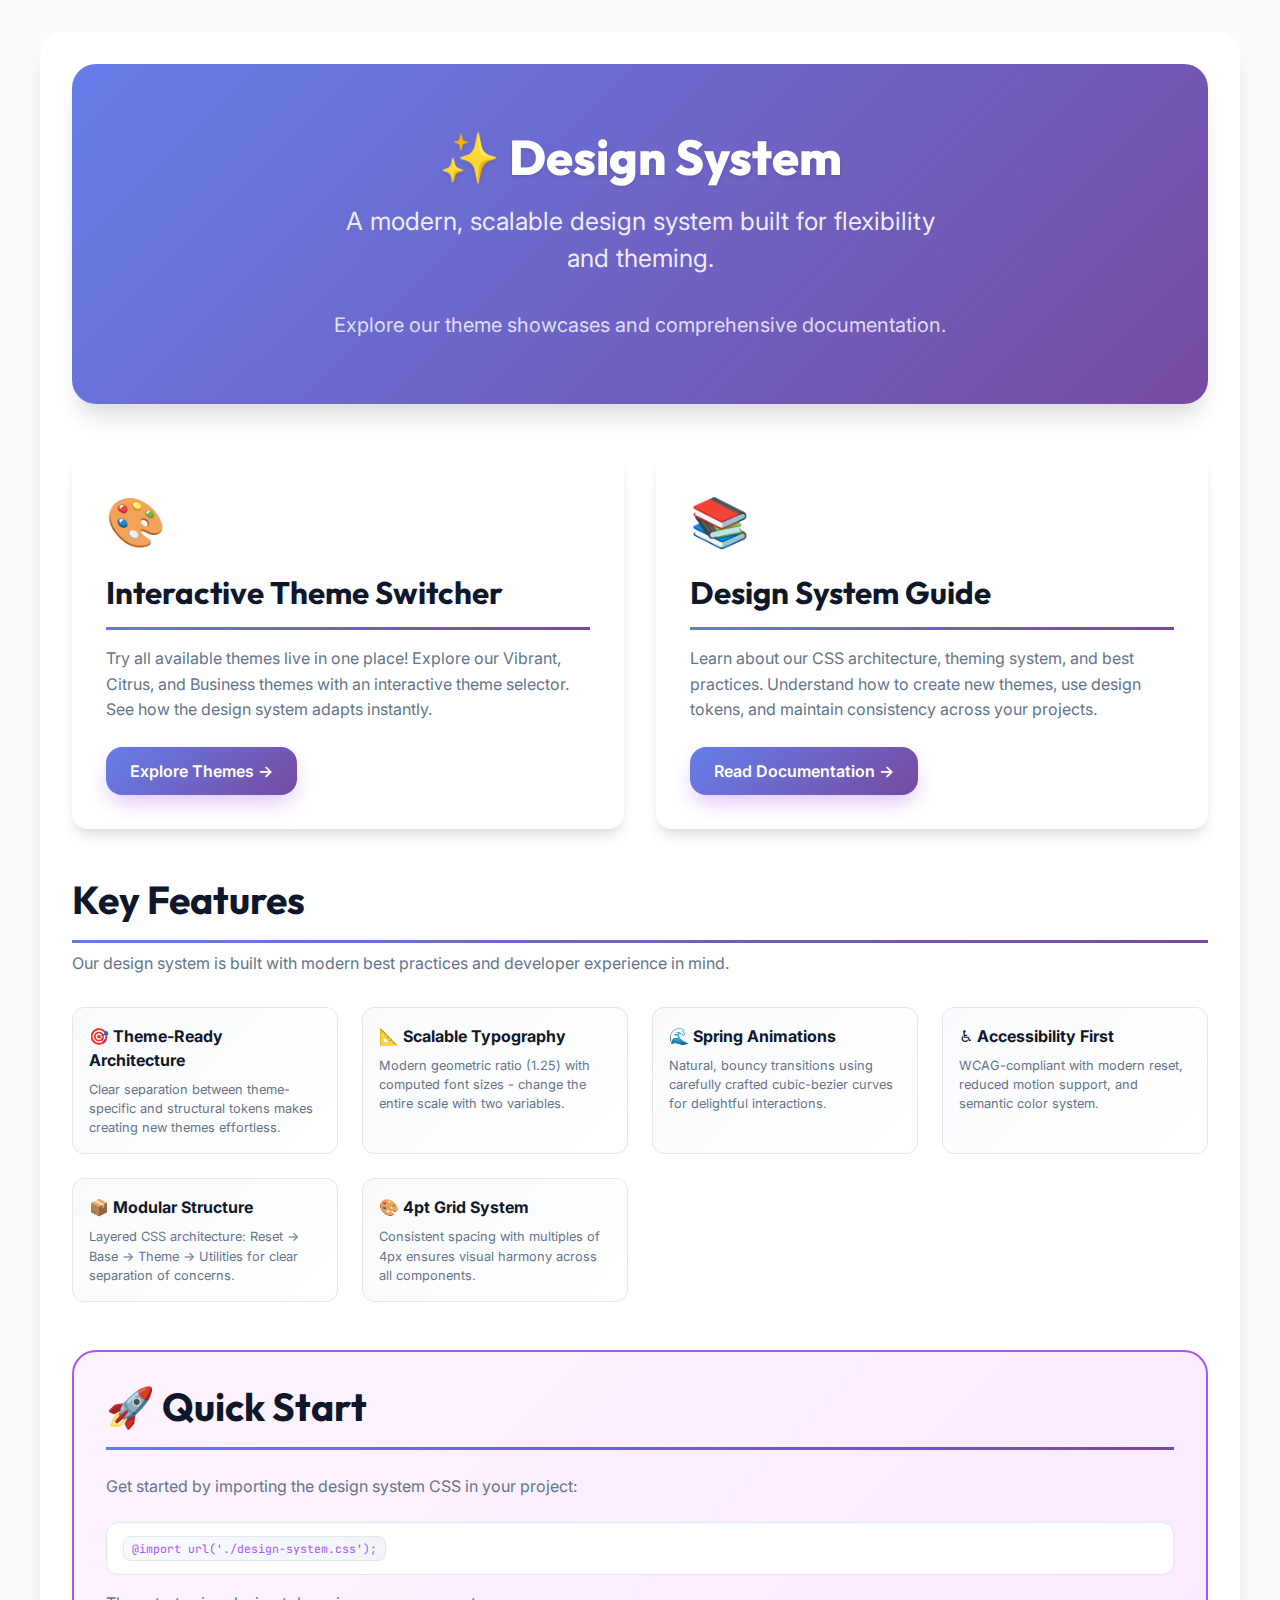
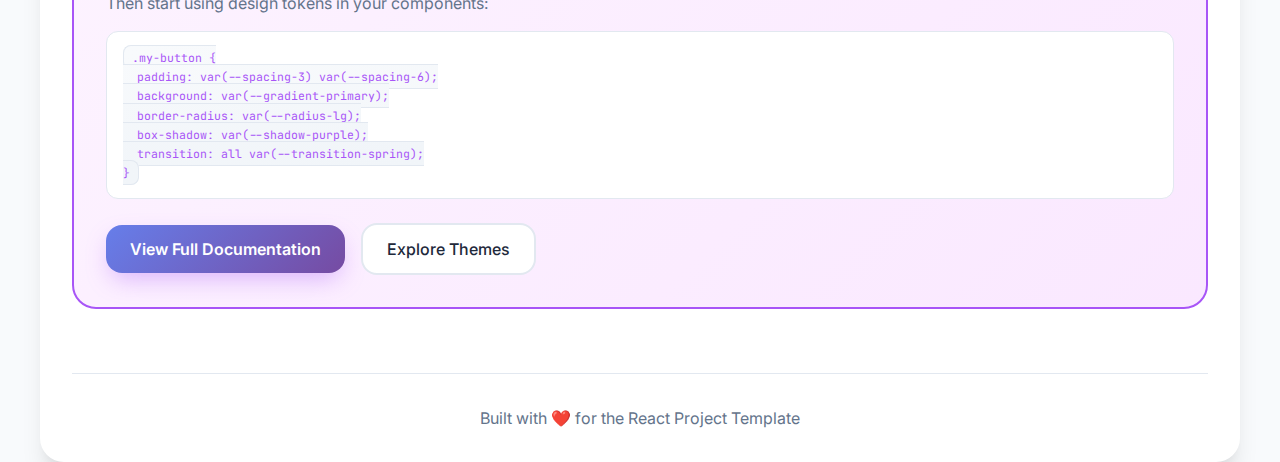
<file: src/index.html>
<!DOCTYPE html>
<html lang="en">
<head>
  <meta charset="UTF-8">
  <meta name="viewport" content="width=device-width, initial-scale=1.0">
  <title>Design System - React Project Template</title>
  <link rel="stylesheet" href="css/design-system.css">
  <style>
    /* Override body background for landing page */
    body {
      background: var(--color-bg-body) !important;
    }
    
    .landing-hero {
      text-align: center;
      padding: var(--spacing-16) var(--spacing-8);
      background: var(--gradient-primary);
      border-radius: var(--radius-xl);
      color: white;
      margin-bottom: var(--spacing-12);
      box-shadow: var(--shadow-xl);
    }
    
    .landing-hero h1 {
      color: white !important;
      text-shadow: 0 2px 4px rgba(0,0,0,0.1);
    }
    
    .landing-cards {
      display: grid;
      grid-template-columns: repeat(auto-fit, minmax(300px, 1fr));
      gap: var(--spacing-8);
      margin-bottom: var(--spacing-12);
    }
    
    .landing-card {
      background: var(--color-bg-surface);
      padding: var(--spacing-8);
      border-radius: var(--radius-lg);
      box-shadow: var(--shadow-lg);
      transition: all var(--transition-spring);
      border: 2px solid transparent;
    }
    
    .landing-card:hover {
      transform: translateY(-8px);
      box-shadow: var(--shadow-xl);
      border-color: var(--color-primary);
    }
    
    .landing-card h2 {
      margin-top: 0;
      color: var(--color-heading);
      font-family: var(--font-family-heading);
      font-size: var(--font-size-2xl);
      margin-bottom: var(--spacing-4);
    }
    
    .landing-card p {
      color: var(--color-text-secondary);
      margin-bottom: var(--spacing-6);
      line-height: var(--line-height-base);
    }
    
    .landing-card-icon {
      font-size: 3rem;
      margin-bottom: var(--spacing-4);
      display: block;
    }
    
    .cta-button {
      display: inline-block;
      padding: var(--spacing-3) var(--spacing-6);
      background: var(--gradient-primary);
      color: white;
      text-decoration: none;
      border-radius: var(--radius-lg);
      font-weight: var(--font-weight-semibold);
      box-shadow: var(--shadow-purple);
      transition: all var(--transition-spring);
    }
    
    .cta-button:hover {
      transform: translateY(-2px);
      box-shadow: var(--shadow-xl);
      background: var(--gradient-primary-hover);
    }
    
    .secondary-button {
      display: inline-block;
      padding: var(--spacing-3) var(--spacing-6);
      background: white;
      color: var(--color-text-primary);
      text-decoration: none;
      border-radius: var(--radius-lg);
      font-weight: var(--font-weight-medium);
      border: 2px solid var(--color-border-default);
      transition: all var(--transition-fast);
    }
    
    .secondary-button:hover {
      border-color: var(--color-primary);
      color: var(--color-primary);
    }
    
    .features-grid {
      display: grid;
      grid-template-columns: repeat(auto-fit, minmax(250px, 1fr));
      gap: var(--spacing-6);
      margin-top: var(--spacing-8);
    }
    
    .feature-item {
      padding: var(--spacing-4);
      background: linear-gradient(135deg, #f8fafc 0%, #ffffff 100%);
      border-radius: var(--radius-md);
      border: 1px solid var(--color-border-default);
    }
    
    .feature-item strong {
      color: var(--color-heading);
      display: block;
      margin-bottom: var(--spacing-2);
    }
  </style>
</head>
<body>
  <div class="container">
    <!-- Hero Section -->
    <div class="landing-hero">
      <h1 style="font-size: var(--font-size-4xl); margin: 0 0 var(--spacing-4) 0; color: white;">✨ Design System</h1>
      <p style="font-size: var(--font-size-xl); margin: 0 0 var(--spacing-8) 0; color: rgba(255,255,255,0.9); max-width: 600px; margin-left: auto; margin-right: auto;">
        A modern, scalable design system built for flexibility and theming.
      </p>
      <p style="font-size: var(--font-size-lg); color: rgba(255,255,255,0.8); margin-bottom: 0;">
        Explore our theme showcases and comprehensive documentation.
      </p>
    </div>

    <!-- Main Navigation Cards -->
    <div class="landing-cards">
      <!-- Interactive Theme Switcher Card -->
      <div class="landing-card">
        <span class="landing-card-icon">🎨</span>
        <h2>Interactive Theme Switcher</h2>
        <p>Try all available themes live in one place! Explore our Vibrant, Citrus, and Business themes with an interactive theme selector. See how the design system adapts instantly.</p>
        <a href="theme-switcher.html" class="cta-button">Explore Themes →</a>
      </div>

      <!-- Documentation Card -->
      <div class="landing-card">
        <span class="landing-card-icon">📚</span>
        <h2>Design System Guide</h2>
        <p>Learn about our CSS architecture, theming system, and best practices. Understand how to create new themes, use design tokens, and maintain consistency across your projects.</p>
        <a href="design-system-guide.html" class="cta-button">Read Documentation →</a>
      </div>
    </div>

    <!-- Features Section -->
    <h2 style="margin-bottom: var(--spacing-2);">Key Features</h2>
    <p style="color: var(--color-text-secondary); margin-bottom: var(--spacing-6);">
      Our design system is built with modern best practices and developer experience in mind.
    </p>

    <div class="features-grid">
      <div class="feature-item">
        <strong>🎯 Theme-Ready Architecture</strong>
        <p style="margin: 0; color: var(--color-text-secondary); font-size: var(--font-size-sm);">
          Clear separation between theme-specific and structural tokens makes creating new themes effortless.
        </p>
      </div>

      <div class="feature-item">
        <strong>📐 Scalable Typography</strong>
        <p style="margin: 0; color: var(--color-text-secondary); font-size: var(--font-size-sm);">
          Modern geometric ratio (1.25) with computed font sizes - change the entire scale with two variables.
        </p>
      </div>

      <div class="feature-item">
        <strong>🌊 Spring Animations</strong>
        <p style="margin: 0; color: var(--color-text-secondary); font-size: var(--font-size-sm);">
          Natural, bouncy transitions using carefully crafted cubic-bezier curves for delightful interactions.
        </p>
      </div>

      <div class="feature-item">
        <strong>♿ Accessibility First</strong>
        <p style="margin: 0; color: var(--color-text-secondary); font-size: var(--font-size-sm);">
          WCAG-compliant with modern reset, reduced motion support, and semantic color system.
        </p>
      </div>

      <div class="feature-item">
        <strong>📦 Modular Structure</strong>
        <p style="margin: 0; color: var(--color-text-secondary); font-size: var(--font-size-sm);">
          Layered CSS architecture: Reset → Base → Theme → Utilities for clear separation of concerns.
        </p>
      </div>

      <div class="feature-item">
        <strong>🎨 4pt Grid System</strong>
        <p style="margin: 0; color: var(--color-text-secondary); font-size: var(--font-size-sm);">
          Consistent spacing with multiples of 4px ensures visual harmony across all components.
        </p>
      </div>
    </div>

    <!-- Quick Start -->
    <div style="margin-top: var(--spacing-12); padding: var(--spacing-8); background: linear-gradient(135deg, #fdf4ff 0%, #fae8ff 100%); border-radius: var(--radius-xl); border: 2px solid var(--color-purple);">
      <h2 style="margin-top: 0; color: var(--color-heading);">🚀 Quick Start</h2>
      <p style="color: var(--color-text-secondary); margin-bottom: var(--spacing-6);">
        Get started by importing the design system CSS in your project:
      </p>
      <pre style="background: white; padding: var(--spacing-4); border-radius: var(--radius-md); overflow-x: auto; border: 1px solid var(--color-border-default); font-family: var(--font-family-mono); font-size: var(--font-size-sm);"><code>@import url('./design-system.css');</code></pre>
      <p style="margin-top: var(--spacing-4); margin-bottom: var(--spacing-4); color: var(--color-text-secondary);">
        Then start using design tokens in your components:
      </p>
      <pre style="background: white; padding: var(--spacing-4); border-radius: var(--radius-md); overflow-x: auto; border: 1px solid var(--color-border-default); font-family: var(--font-family-mono); font-size: var(--font-size-sm);"><code>.my-button {
  padding: var(--spacing-3) var(--spacing-6);
  background: var(--gradient-primary);
  border-radius: var(--radius-lg);
  box-shadow: var(--shadow-purple);
  transition: all var(--transition-spring);
}</code></pre>
      <div style="margin-top: var(--spacing-6);">
        <a href="design-system-guide.html#usage" class="cta-button" style="margin-right: var(--spacing-3);">View Full Documentation</a>
        <a href="theme-switcher.html" class="secondary-button">Explore Themes</a>
      </div>
    </div>

    <!-- Footer -->
    <div style="margin-top: var(--spacing-16); padding-top: var(--spacing-8); border-top: 1px solid var(--color-border-default); text-align: center; color: var(--color-text-muted);">
      <p style="margin: 0;">Built with ❤️ for the React Project Template</p>
    </div>

  </div>
</body>
</html>
</file>
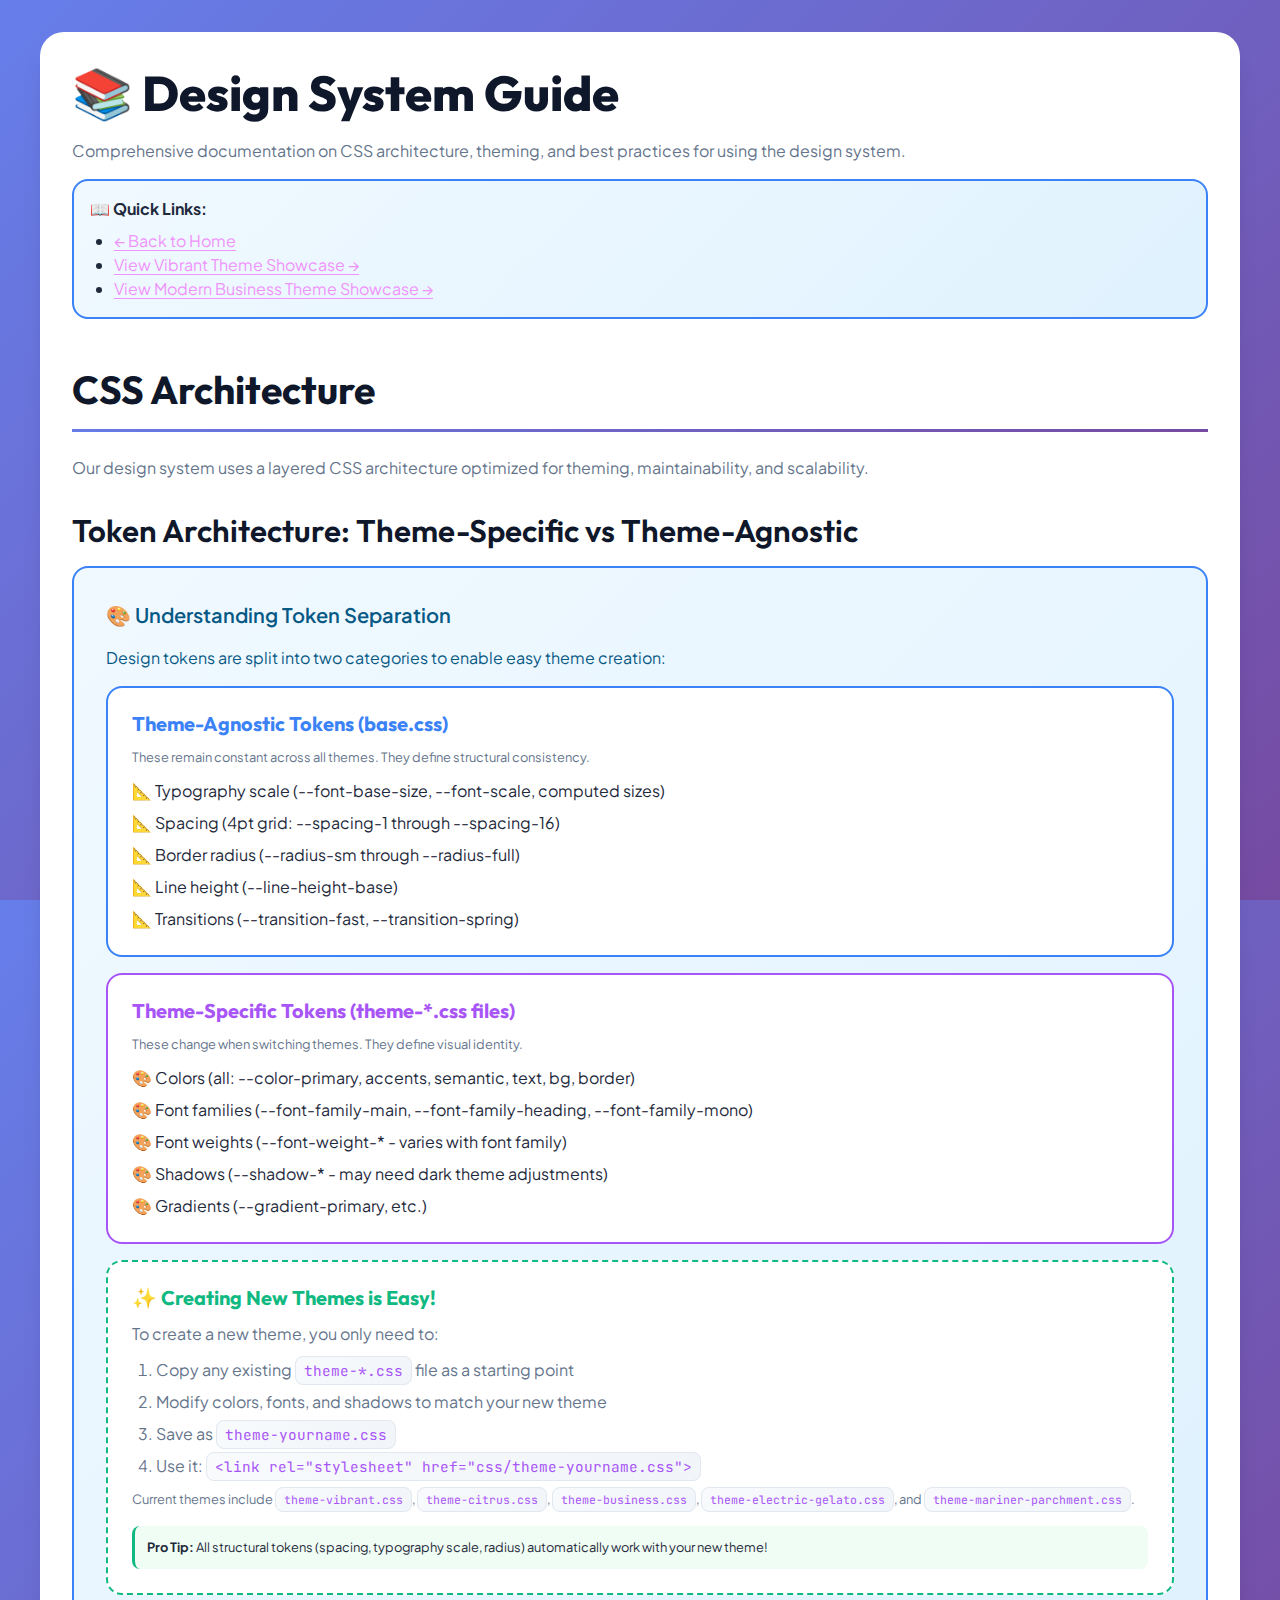
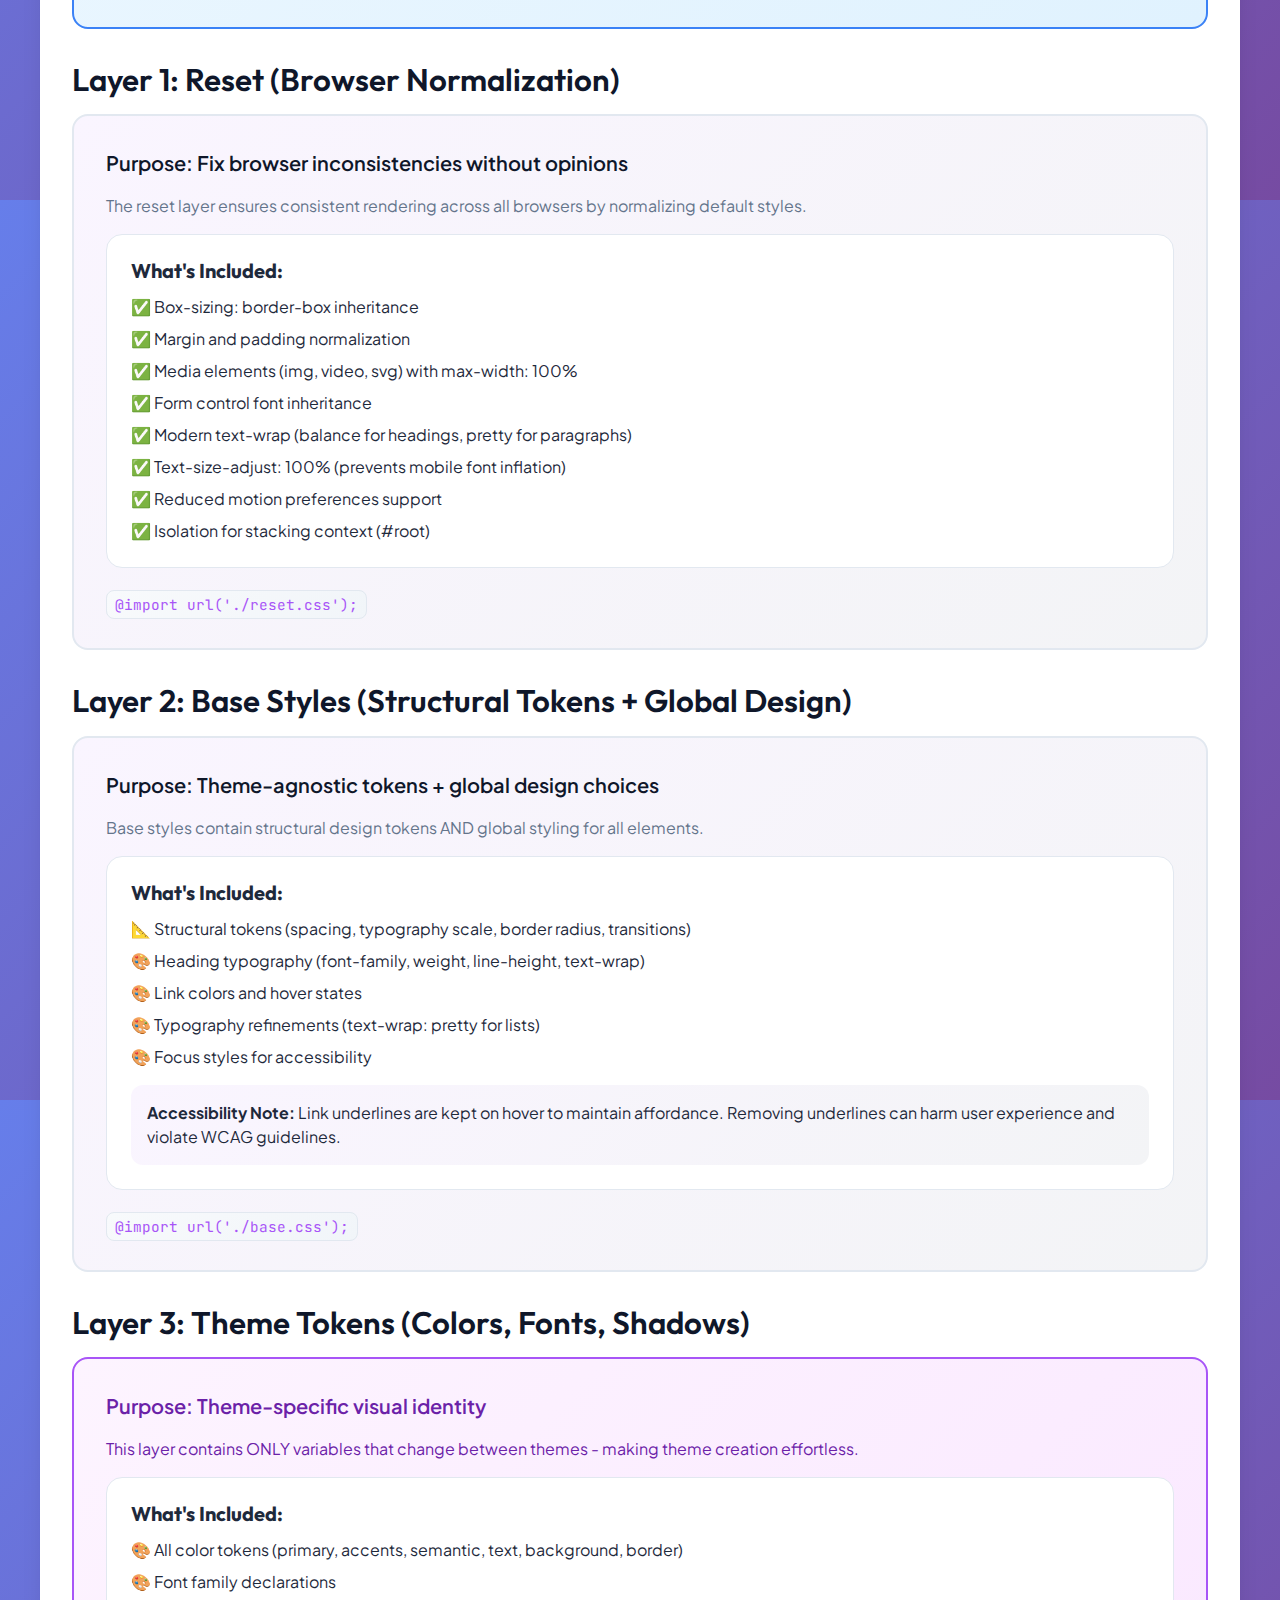
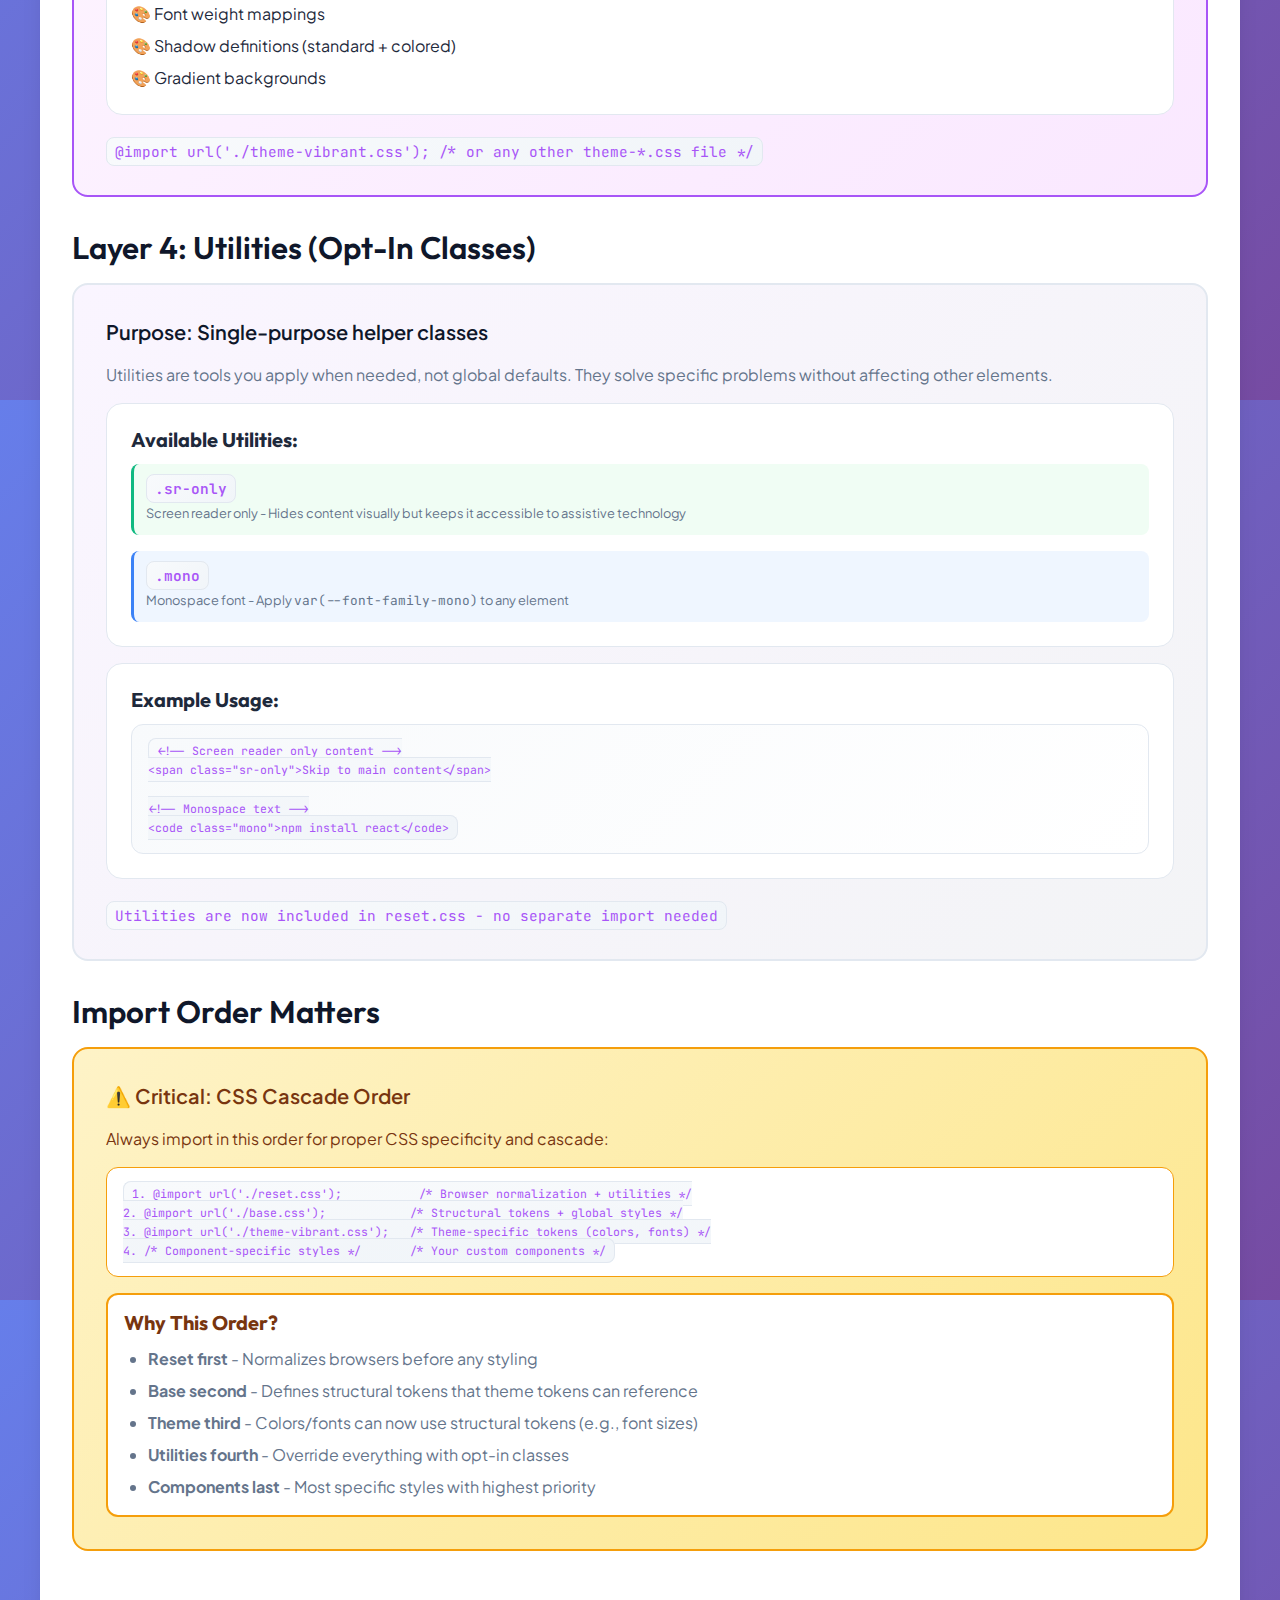
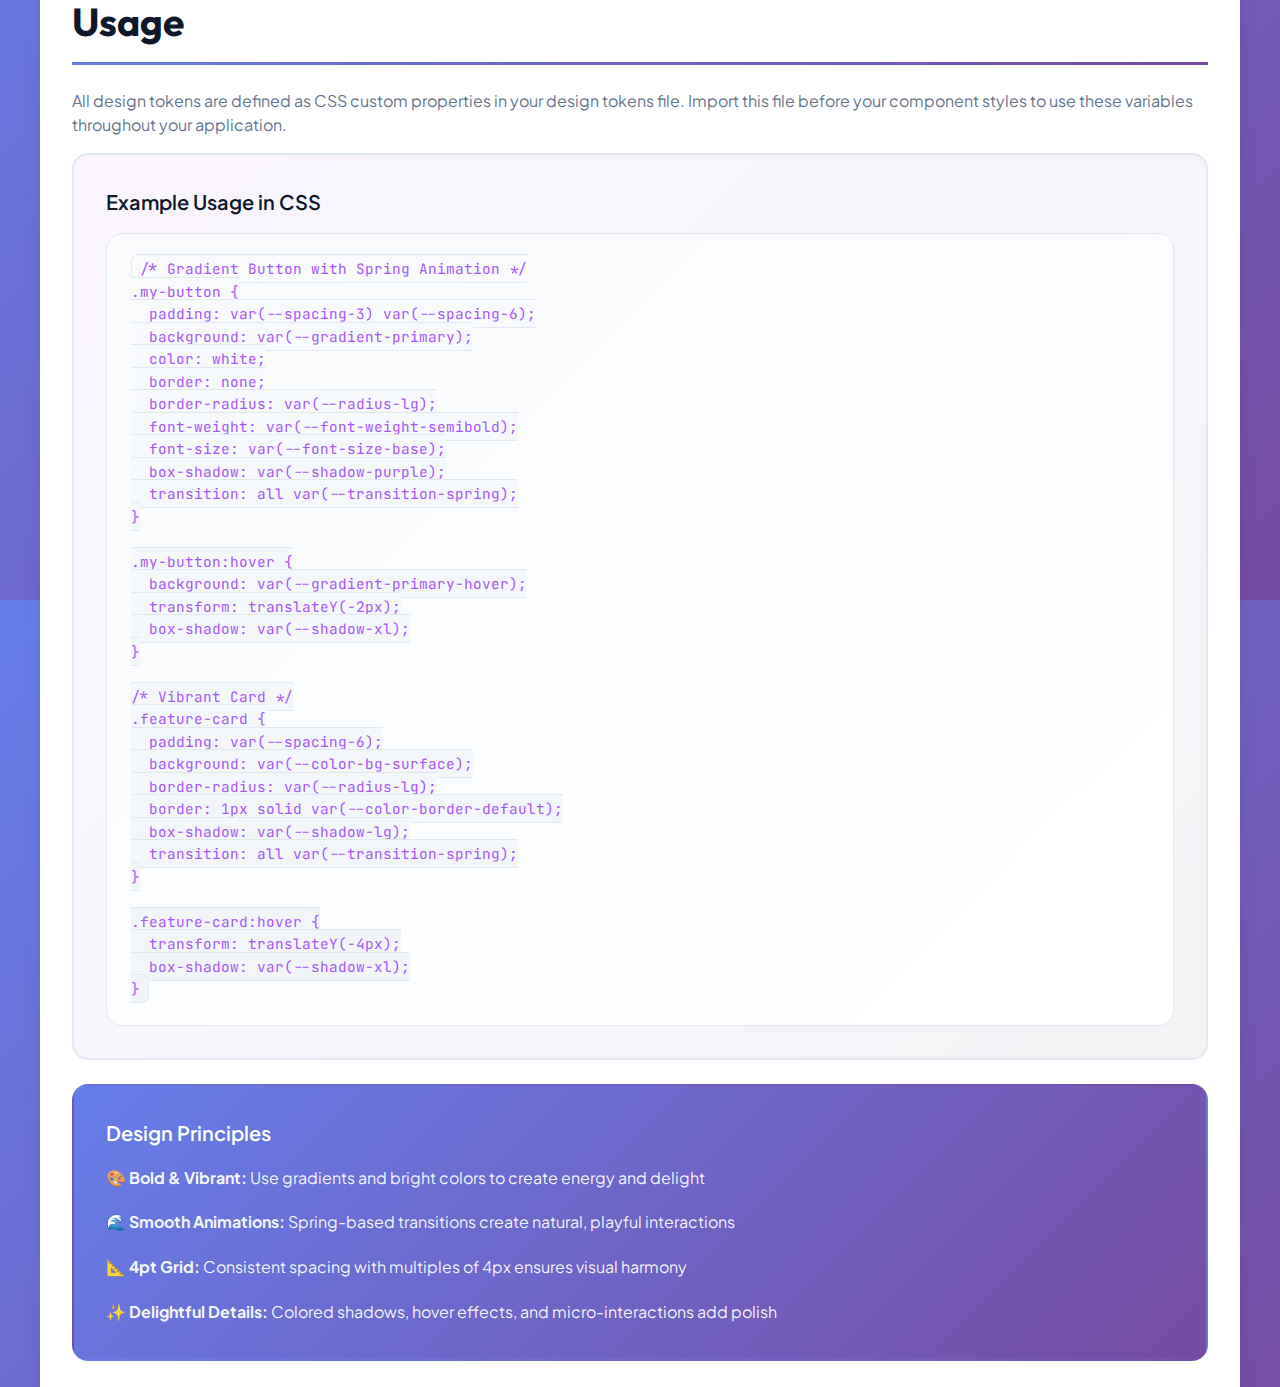
<file: src/design-system-guide.html>
<!DOCTYPE html>
<html lang="en">
<head>
  <meta charset="UTF-8">
  <meta name="viewport" content="width=device-width, initial-scale=1.0">
  <title>Design System Guide - Documentation</title>
  <link rel="stylesheet" href="css/design-system-base.css">
  <link rel="stylesheet" href="css/theme-vibrant.css">
</head>
<body>
  <div class="container">
    <h1>📚 Design System Guide</h1>
    <p>Comprehensive documentation on CSS architecture, theming, and best practices for using the design system.</p>
    
    <div style="margin-bottom: var(--spacing-8); padding: var(--spacing-4); background: linear-gradient(135deg, #f0f9ff 0%, #e0f2fe 100%); border-radius: var(--radius-lg); border: 2px solid var(--color-blue);">
      <strong>📖 Quick Links:</strong>
      <ul style="margin-top: var(--spacing-2); padding-left: var(--spacing-6);">
        <li><a href="index.html">← Back to Home</a></li>
        <li><a href="vibrant.html">View Vibrant Theme Showcase →</a></li>
        <li><a href="modern-business.html">View Modern Business Theme Showcase →</a></li>
      </ul>
    </div>

    <!-- CSS Architecture Section -->
    <h2>CSS Architecture</h2>
    <p>Our design system uses a layered CSS architecture optimized for theming, maintainability, and scalability.</p>

    <h3>Token Architecture: Theme-Specific vs Theme-Agnostic</h3>
    <div class="component-example" style="background: linear-gradient(135deg, #f0f9ff 0%, #e0f2fe 100%); border-color: var(--color-blue);">
      <div class="example-title" style="color: #075985;">🎨 Understanding Token Separation</div>
      <p style="color: #075985; margin-bottom: var(--spacing-4);">Design tokens are split into two categories to enable easy theme creation:</p>
      
      <div style="display: grid; gap: var(--spacing-4); margin-bottom: var(--spacing-4);">
        <div style="background: white; padding: var(--spacing-6); border-radius: var(--radius-lg); border: 2px solid var(--color-blue);">
          <h4 style="margin-bottom: var(--spacing-3); font-size: var(--font-size-lg); font-family: var(--font-family-heading); color: var(--color-blue);">Theme-Agnostic Tokens (base.css)</h4>
          <p style="font-size: var(--font-size-sm); margin-bottom: var(--spacing-3); color: var(--color-text-secondary);">These remain constant across all themes. They define structural consistency.</p>
          <ul style="list-style: none; padding: 0; display: grid; gap: var(--spacing-2);">
            <li>📐 Typography scale (--font-base-size, --font-scale, computed sizes)</li>
            <li>📐 Spacing (4pt grid: --spacing-1 through --spacing-16)</li>
            <li>📐 Border radius (--radius-sm through --radius-full)</li>
            <li>📐 Line height (--line-height-base)</li>
            <li>📐 Transitions (--transition-fast, --transition-spring)</li>
          </ul>
        </div>
        
        <div style="background: white; padding: var(--spacing-6); border-radius: var(--radius-lg); border: 2px solid var(--color-purple);">
          <h4 style="margin-bottom: var(--spacing-3); font-size: var(--font-size-lg); font-family: var(--font-family-heading); color: var(--color-purple);">Theme-Specific Tokens (theme-*.css files)</h4>
          <p style="font-size: var(--font-size-sm); margin-bottom: var(--spacing-3); color: var(--color-text-secondary);">These change when switching themes. They define visual identity.</p>
          <ul style="list-style: none; padding: 0; display: grid; gap: var(--spacing-2);">
            <li>🎨 Colors (all: --color-primary, accents, semantic, text, bg, border)</li>
            <li>🎨 Font families (--font-family-main, --font-family-heading, --font-family-mono)</li>
            <li>🎨 Font weights (--font-weight-* - varies with font family)</li>
            <li>🎨 Shadows (--shadow-* - may need dark theme adjustments)</li>
            <li>🎨 Gradients (--gradient-primary, etc.)</li>
          </ul>
        </div>
      </div>
      
      <div style="background: white; padding: var(--spacing-6); border-radius: var(--radius-lg); border: 2px dashed var(--color-success);">
        <h4 style="margin-bottom: var(--spacing-3); font-size: var(--font-size-lg); font-family: var(--font-family-heading); color: var(--color-success);">✨ Creating New Themes is Easy!</h4>
        <p style="margin-bottom: var(--spacing-3);">To create a new theme, you only need to:</p>
        <ol style="padding-left: var(--spacing-6); display: grid; gap: var(--spacing-2); color: var(--color-text-secondary);">
          <li>Copy any existing <code>theme-*.css</code> file as a starting point</li>
          <li>Modify colors, fonts, and shadows to match your new theme</li>
          <li>Save as <code>theme-yourname.css</code></li>
          <li>Use it: <code>&lt;link rel="stylesheet" href="css/theme-yourname.css"&gt;</code></li>
        </ol>
        <p style="margin-top: var(--spacing-3); margin-bottom: 0; color: var(--color-text-secondary); font-size: var(--font-size-sm);">Current themes include <code>theme-vibrant.css</code>, <code>theme-citrus.css</code>, <code>theme-business.css</code>, <code>theme-electric-gelato.css</code>, and <code>theme-mariner-parchment.css</code>.</p>
        <div style="margin-top: var(--spacing-4); padding: var(--spacing-3); background: #f0fdf4; border-left: 3px solid var(--color-success); border-radius: var(--radius-sm); font-size: var(--font-size-sm);">
          <strong>Pro Tip:</strong> All structural tokens (spacing, typography scale, radius) automatically work with your new theme!
        </div>
      </div>
    </div>

    <h3>Layer 1: Reset (Browser Normalization)</h3>
    <div class="component-example">
      <div class="example-title">Purpose: Fix browser inconsistencies without opinions</div>
      <p style="margin-bottom: var(--spacing-4);">The reset layer ensures consistent rendering across all browsers by normalizing default styles.</p>
      
      <div style="background: white; padding: var(--spacing-6); border-radius: var(--radius-lg); border: 1px solid var(--color-border-default);">
        <h4 style="margin-bottom: var(--spacing-3); font-size: var(--font-size-lg); font-family: var(--font-family-heading);">What's Included:</h4>
        <ul style="list-style: none; padding: 0; display: grid; gap: var(--spacing-2);">
          <li>✅ Box-sizing: border-box inheritance</li>
          <li>✅ Margin and padding normalization</li>
          <li>✅ Media elements (img, video, svg) with max-width: 100%</li>
          <li>✅ Form control font inheritance</li>
          <li>✅ Modern text-wrap (balance for headings, pretty for paragraphs)</li>
          <li>✅ Text-size-adjust: 100% (prevents mobile font inflation)</li>
          <li>✅ Reduced motion preferences support</li>
          <li>✅ Isolation for stacking context (#root)</li>
        </ul>
      </div>
      <br>
      <code>@import url('./reset.css');</code>
    </div>

    <h3>Layer 2: Base Styles (Structural Tokens + Global Design)</h3>
    <div class="component-example">
      <div class="example-title">Purpose: Theme-agnostic tokens + global design choices</div>
      <p style="margin-bottom: var(--spacing-4);">Base styles contain structural design tokens AND global styling for all elements.</p>
      
      <div style="background: white; padding: var(--spacing-6); border-radius: var(--radius-lg); border: 1px solid var(--color-border-default);">
        <h4 style="margin-bottom: var(--spacing-3); font-size: var(--font-size-lg); font-family: var(--font-family-heading);">What's Included:</h4>
        <ul style="list-style: none; padding: 0; display: grid; gap: var(--spacing-2);">
          <li>📐 Structural tokens (spacing, typography scale, border radius, transitions)</li>
          <li>🎨 Heading typography (font-family, weight, line-height, text-wrap)</li>
          <li>🎨 Link colors and hover states</li>
          <li>🎨 Typography refinements (text-wrap: pretty for lists)</li>
          <li>🎨 Focus styles for accessibility</li>
        </ul>
        
        <div style="margin-top: var(--spacing-4); padding: var(--spacing-4); background: linear-gradient(135deg, #faf5ff 0%, #f3f4f6 100%); border-radius: var(--radius-md);">
          <strong>Accessibility Note:</strong> Link underlines are kept on hover to maintain affordance. Removing underlines can harm user experience and violate WCAG guidelines.
        </div>
      </div>
      <br>
      <code>@import url('./base.css');</code>
    </div>

    <h3>Layer 3: Theme Tokens (Colors, Fonts, Shadows)</h3>
    <div class="component-example" style="background: linear-gradient(135deg, #fdf4ff 0%, #fae8ff 100%); border-color: var(--color-purple);">
      <div class="example-title" style="color: #6b21a8;">Purpose: Theme-specific visual identity</div>
      <p style="color: #6b21a8; margin-bottom: var(--spacing-4);">This layer contains ONLY variables that change between themes - making theme creation effortless.</p>
      
      <div style="background: white; padding: var(--spacing-6); border-radius: var(--radius-lg); border: 1px solid var(--color-border-default);">
        <h4 style="margin-bottom: var(--spacing-3); font-size: var(--font-size-lg); font-family: var(--font-family-heading);">What's Included:</h4>
        <ul style="list-style: none; padding: 0; display: grid; gap: var(--spacing-2);">
          <li>🎨 All color tokens (primary, accents, semantic, text, background, border)</li>
          <li>🎨 Font family declarations</li>
          <li>🎨 Font weight mappings</li>
          <li>🎨 Shadow definitions (standard + colored)</li>
          <li>🎨 Gradient backgrounds</li>
        </ul>
      </div>
      <br>
      <code>@import url('./theme-vibrant.css'); /* or any other theme-*.css file */</code>
    </div>

    <h3>Layer 4: Utilities (Opt-In Classes)</h3>
    <div class="component-example">
      <div class="example-title">Purpose: Single-purpose helper classes</div>
      <p style="margin-bottom: var(--spacing-4);">Utilities are tools you apply when needed, not global defaults. They solve specific problems without affecting other elements.</p>
      
      <div style="background: white; padding: var(--spacing-6); border-radius: var(--radius-lg); border: 1px solid var(--color-border-default); margin-bottom: var(--spacing-4);">
        <h4 style="margin-bottom: var(--spacing-3); font-size: var(--font-size-lg); font-family: var(--font-family-heading);">Available Utilities:</h4>
        
        <div style="display: grid; gap: var(--spacing-4);">
          <div style="padding: var(--spacing-3); background: #f0fdf4; border-left: 3px solid var(--color-success); border-radius: var(--radius-sm);">
            <div style="font-weight: var(--font-weight-semibold); margin-bottom: var(--spacing-1);"><code>.sr-only</code></div>
            <div style="font-size: var(--font-size-sm); color: var(--color-text-secondary);">Screen reader only - Hides content visually but keeps it accessible to assistive technology</div>
          </div>
          
          <div style="padding: var(--spacing-3); background: #eff6ff; border-left: 3px solid var(--color-blue); border-radius: var(--radius-sm);">
            <div style="font-weight: var(--font-weight-semibold); margin-bottom: var(--spacing-1);"><code>.mono</code></div>
            <div style="font-size: var(--font-size-sm); color: var(--color-text-secondary);">Monospace font - Apply <span class="mono">var(--font-family-mono)</span> to any element</div>
          </div>
        </div>
      </div>
      
      <div style="background: white; padding: var(--spacing-6); border-radius: var(--radius-lg); border: 1px solid var(--color-border-default);">
        <h4 style="margin-bottom: var(--spacing-3); font-size: var(--font-size-lg); font-family: var(--font-family-heading);">Example Usage:</h4>
        <pre style="background: linear-gradient(135deg, #f8fafc 0%, #ffffff 100%); padding: var(--spacing-4); border-radius: var(--radius-md); overflow-x: auto; border: 1px solid var(--color-border-default); font-family: var(--font-family-mono); font-size: var(--font-size-sm);"><code>&lt;!-- Screen reader only content --&gt;
&lt;span class="sr-only"&gt;Skip to main content&lt;/span&gt;

&lt;!-- Monospace text --&gt;
&lt;code class="mono"&gt;npm install react&lt;/code&gt;</code></pre>
      </div>
      <br>
      <code>Utilities are now included in reset.css - no separate import needed</code>
    </div>

    <h3>Import Order Matters</h3>
    <div class="component-example" style="background: linear-gradient(135deg, #fef3c7 0%, #fde68a 100%); border-color: var(--color-warning);">
      <div class="example-title" style="color: #78350f;">⚠️ Critical: CSS Cascade Order</div>
      <p style="color: #78350f; margin-bottom: var(--spacing-4);">Always import in this order for proper CSS specificity and cascade:</p>
      
      <pre style="background: white; padding: var(--spacing-4); border-radius: var(--radius-md); overflow-x: auto; border: 1px solid var(--color-warning); font-family: var(--font-family-mono); font-size: var(--font-size-sm);"><code>1. @import url('./reset.css');           /* Browser normalization + utilities */
2. @import url('./base.css');            /* Structural tokens + global styles */
3. @import url('./theme-vibrant.css');   /* Theme-specific tokens (colors, fonts) */
4. /* Component-specific styles */       /* Your custom components */</code></pre>
      
      <div style="margin-top: var(--spacing-4); padding: var(--spacing-4); background: white; border-radius: var(--radius-md); border: 2px solid var(--color-warning);">
        <h4 style="margin-bottom: var(--spacing-3); font-size: var(--font-size-lg); font-family: var(--font-family-heading); color: #78350f;">Why This Order?</h4>
        <ul style="padding-left: var(--spacing-6); display: grid; gap: var(--spacing-2); color: var(--color-text-secondary);">
          <li><strong>Reset first</strong> - Normalizes browsers before any styling</li>
          <li><strong>Base second</strong> - Defines structural tokens that theme tokens can reference</li>
          <li><strong>Theme third</strong> - Colors/fonts can now use structural tokens (e.g., font sizes)</li>
          <li><strong>Utilities fourth</strong> - Override everything with opt-in classes</li>
          <li><strong>Components last</strong> - Most specific styles with highest priority</li>
        </ul>
      </div>
    </div>

    <!-- Usage Section -->
    <h2>Usage</h2>
    <p>All design tokens are defined as CSS custom properties in your design tokens file. Import this file before your component styles to use these variables throughout your application.</p>
    
    <div class="component-example">
      <div class="example-title">Example Usage in CSS</div>
      <pre style="background: linear-gradient(135deg, #f8fafc 0%, #ffffff 100%); padding: var(--spacing-6); border-radius: var(--radius-lg); overflow-x: auto; border: 1px solid var(--color-border-default);"><code>/* Gradient Button with Spring Animation */
.my-button {
  padding: var(--spacing-3) var(--spacing-6);
  background: var(--gradient-primary);
  color: white;
  border: none;
  border-radius: var(--radius-lg);
  font-weight: var(--font-weight-semibold);
  font-size: var(--font-size-base);
  box-shadow: var(--shadow-purple);
  transition: all var(--transition-spring);
}

.my-button:hover {
  background: var(--gradient-primary-hover);
  transform: translateY(-2px);
  box-shadow: var(--shadow-xl);
}

/* Vibrant Card */
.feature-card {
  padding: var(--spacing-6);
  background: var(--color-bg-surface);
  border-radius: var(--radius-lg);
  border: 1px solid var(--color-border-default);
  box-shadow: var(--shadow-lg);
  transition: all var(--transition-spring);
}

.feature-card:hover {
  transform: translateY(-4px);
  box-shadow: var(--shadow-xl);
}</code></pre>
    </div>

    <div class="component-example" style="background: linear-gradient(135deg, #667eea 0%, #764ba2 100%); border-color: transparent;">
      <div class="example-title" style="color: white;">Design Principles</div>
      <div style="color: white; line-height: 1.8;">
        <p style="color: rgba(255, 255, 255, 0.95);"><strong>🎨 Bold & Vibrant:</strong> Use gradients and bright colors to create energy and delight</p>
        <p style="color: rgba(255, 255, 255, 0.95);"><strong>🌊 Smooth Animations:</strong> Spring-based transitions create natural, playful interactions</p>
        <p style="color: rgba(255, 255, 255, 0.95);"><strong>📐 4pt Grid:</strong> Consistent spacing with multiples of 4px ensures visual harmony</p>
        <p style="color: rgba(255, 255, 255, 0.95); margin-bottom: 0;"><strong>✨ Delightful Details:</strong> Colored shadows, hover effects, and micro-interactions add polish</p>
      </div>
    </div>

  </div>
</body>
</html>
</file>
<file: src/css/design-system-base.css>
/* Default/Fallback Fonts - only loaded as base fallback */
@import url('https://fonts.googleapis.com/css2?family=Inter:wght@400;500;600&family=JetBrains+Mono:wght@400&display=swap');
@import url('./reset.css');
@import url('./base.css');

/**
 * Design System Showcase Styles (Theme-Agnostic)
 *
 * Shared showcase/component styles and core imports.
 * Pair with a theme token file such as theme-citrus.css.
 * 
 * Note: Only default fonts (Inter, JetBrains Mono) are imported here.
 * Each theme CSS file imports its own specific fonts.
 */

/* Design System Specific Styles */
    body {
      font-family: var(--font-family-base);
      color: var(--color-text-primary);
      background: var(--gradient-primary);
      padding: var(--spacing-8);
    }

    .container {
      max-width: 1200px;
      margin: 0 auto;
      background: var(--color-bg-surface);
      border-radius: var(--radius-xl);
      box-shadow: var(--shadow-xl);
      padding: var(--spacing-8);
    }

    /* Typography */
    h1 {
      font-size: var(--font-size-4xl);
      font-weight: var(--font-weight-extrabold);
      font-family: var(--font-family-heading);
      color: var(--color-heading);
      margin-bottom: var(--spacing-4);
    }
    
    /* Gradient text effect - opt-in utility class */
    .gradient-text {
      background: var(--gradient-primary);
      background-size: 100%;
      -webkit-background-clip: text;
      -moz-background-clip: text;
      -webkit-text-fill-color: transparent;
      -moz-text-fill-color: transparent;
      background-clip: text;
      display: inline-block;
    }

    h2 {
      font-size: var(--font-size-3xl);
      font-weight: var(--font-weight-bold);
      font-family: var(--font-family-heading);
      color: var(--color-heading);
      margin-top: var(--spacing-12);
      margin-bottom: var(--spacing-6);
      padding-bottom: var(--spacing-4);
      border-bottom: 3px solid transparent;
      border-image: var(--gradient-primary) 1;
    }

    h3 {
      font-size: var(--font-size-2xl);
      font-weight: var(--font-weight-semibold);
      font-family: var(--font-family-heading);
      color: var(--color-heading);
      margin-top: var(--spacing-8);
      margin-bottom: var(--spacing-4);
    }

    p {
      margin-bottom: var(--spacing-4);
      color: var(--color-text-secondary);
      font-size: var(--font-size-base);
    }

    code {
      background: linear-gradient(135deg, #f8fafc 0%, #f1f5f9 100%);
      padding: var(--spacing-1) var(--spacing-2);
      border-radius: var(--radius-sm);
      font-family: var(--font-family-mono);
      font-size: 0.9em;
      color: var(--color-purple);
      border: 1px solid var(--color-border-default);
    }

    /* Color Swatches */
    .color-grid {
      display: grid;
      grid-template-columns: repeat(auto-fill, minmax(220px, 1fr));
      gap: var(--spacing-6);
      margin-bottom: var(--spacing-8);
    }

    .color-swatch {
      border: 1px solid var(--color-border-default);
      border-radius: var(--radius-lg);
      overflow: hidden;
      box-shadow: var(--shadow-md);
      transition: all var(--transition-spring);
    }

    .color-swatch:hover {
      transform: translateY(-4px);
      box-shadow: var(--shadow-xl);
    }

    .color-sample {
      height: 120px;
      width: 100%;
      transition: height var(--transition-spring);
    }

    .color-swatch:hover .color-sample {
      height: 140px;
    }

    .color-info {
      padding: var(--spacing-4);
      background: var(--color-bg-surface);
    }

    .color-name {
      font-weight: var(--font-weight-semibold);
      margin-bottom: var(--spacing-1);
      color: var(--color-heading);
      font-size: var(--font-size-base);
    }

    .color-value {
      font-size: var(--font-size-xs);
      color: var(--color-text-secondary);
      font-family: 'Courier New', monospace;
      line-height: 1.8;
    }

    /* Typography Examples */
    .type-example {
      margin-bottom: var(--spacing-4);
      padding: var(--spacing-6);
      background: linear-gradient(135deg, #f8fafc 0%, #ffffff 100%);
      border-radius: var(--radius-lg);
      border: 1px solid var(--color-border-default);
      transition: all var(--transition-spring);
    }

    .type-example:hover {
      box-shadow: var(--shadow-md);
      transform: translateX(4px);
    }

    .type-label {
      font-size: var(--font-size-xs);
      color: var(--color-text-secondary);
      font-family: 'Courier New', monospace;
      margin-bottom: var(--spacing-2);
      font-weight: var(--font-weight-medium);
    }

    /* Spacing Scale */
    .spacing-grid {
      display: flex;
      flex-direction: column;
      gap: var(--spacing-4);
    }

    .spacing-item {
      display: flex;
      align-items: center;
      gap: var(--spacing-4);
      padding: var(--spacing-3);
      background: linear-gradient(135deg, #f8fafc 0%, #ffffff 100%);
      border-radius: var(--radius-md);
      border: 1px solid var(--color-border-default);
    }

    .spacing-label {
      min-width: 140px;
      font-family: 'Courier New', monospace;
      font-size: var(--font-size-sm);
      color: var(--color-text-primary);
      font-weight: var(--font-weight-medium);
    }

    .spacing-visual {
      height: 32px;
      background: var(--gradient-primary);
      border-radius: var(--radius-sm);
      box-shadow: var(--shadow-purple);
      transition: all var(--transition-spring);
    }

    .spacing-item:hover .spacing-visual {
      transform: scaleX(1.1);
    }

    /* Component Examples */
    .component-example {
      padding: var(--spacing-8);
      background: linear-gradient(135deg, #faf5ff 0%, #f3f4f6 100%);
      border-radius: var(--radius-lg);
      margin-bottom: var(--spacing-6);
      border: 2px solid var(--color-border-default);
    }

    .example-title {
      font-weight: var(--font-weight-semibold);
      margin-bottom: var(--spacing-4);
      color: var(--color-heading);
      font-size: var(--font-size-lg);
    }

    /* Button Styles */
    .btn {
      padding: var(--spacing-3) var(--spacing-6);
      border: none;
      border-radius: var(--radius-lg);
      font-size: var(--font-size-base);
      font-weight: var(--font-weight-semibold);
      cursor: pointer;
      transition: all var(--transition-spring);
      box-shadow: var(--shadow-md);
    }

    .btn:hover {
      transform: translateY(-2px);
      box-shadow: var(--shadow-lg);
    }

    .btn:active {
      transform: translateY(0);
    }

    .btn-primary {
      background: var(--gradient-primary);
      color: white;
      box-shadow: var(--shadow-purple);
    }

    .btn-primary:hover {
      background: var(--gradient-primary-hover);
      box-shadow: var(--shadow-purple);
    }

    .btn-danger {
      background: linear-gradient(135deg, var(--color-danger) 0%, var(--color-danger-light) 100%);
      color: white;
      box-shadow: 0 10px 25px -5px rgba(239, 68, 68, 0.4);
    }

    .btn-danger:hover {
      background: linear-gradient(135deg, #dc2626 0%, #ef4444 100%);
    }

    .btn-success {
      background: linear-gradient(135deg, var(--color-success) 0%, var(--color-success-light) 100%);
      color: white;
      box-shadow: 0 10px 25px -5px rgba(16, 185, 129, 0.4);
    }

    .btn-accent-pink {
      background: linear-gradient(135deg, var(--color-pink) 0%, #f472b6 100%);
      color: white;
      box-shadow: var(--shadow-pink);
    }

    .btn-accent-teal {
      background: linear-gradient(135deg, var(--color-teal) 0%, #2dd4bf 100%);
      color: white;
      box-shadow: var(--shadow-teal);
    }

    .btn-accent-blue {
      background: linear-gradient(135deg, var(--color-blue) 0%, #60a5fa 100%);
      color: white;
      box-shadow: var(--shadow-blue);
    }

    /* Input Styles */
    .input {
      padding: var(--spacing-3) var(--spacing-4);
      border: 2px solid var(--color-border-default);
      border-radius: var(--radius-lg);
      font-size: var(--font-size-base);
      font-family: var(--font-family-base);
      transition: all var(--transition-spring);
      width: 100%;
      max-width: 400px;
      background: white;
    }

    .input:focus {
      outline: none;
      border-color: var(--color-border-focus);
      box-shadow: 0 0 0 3px rgba(168, 85, 247, 0.1);
      transform: translateY(-1px);
    }

    /* Form Group */
    .form-group {
      margin-bottom: var(--spacing-4);
    }

    .form-label {
      display: block;
      margin-bottom: var(--spacing-2);
      font-weight: var(--font-weight-semibold);
      color: var(--color-heading);
      font-size: var(--font-size-base);
    }

    /* Card */
    .card {
      background: var(--color-bg-surface);
      border-radius: var(--radius-lg);
      padding: var(--spacing-6);
      box-shadow: var(--shadow-lg);
      border: 1px solid var(--color-border-default);
    }

    .card-hover {
      transition: all var(--transition-spring);
    }

    .card-hover:hover {
      background: var(--color-bg-hover);
      box-shadow: var(--shadow-xl);
      transform: translateY(-4px);
    }

    /* Gradient Card */
    .card-gradient {
      background: var(--gradient-primary);
      color: white;
      border: none;
    }

    .card-gradient h3,
    .card-gradient p {
      color: white;
    }

    /* Error Message */
    .error-message {
      background: linear-gradient(135deg, var(--color-error-bg) 0%, #fef2f2 100%);
      border: 2px solid var(--color-error-border);
      color: var(--color-error-text);
      padding: var(--spacing-4) var(--spacing-6);
      border-radius: var(--radius-lg);
      font-weight: var(--font-weight-medium);
    }

    /* Success Message */
    .success-message {
      background: linear-gradient(135deg, #d1fae5 0%, #a7f3d0 100%);
      border: 2px solid var(--color-success-light);
      color: #065f46;
      padding: var(--spacing-4) var(--spacing-6);
      border-radius: var(--radius-lg);
      font-weight: var(--font-weight-medium);
    }

    /* Warning Message */
    .warning-message {
      background: linear-gradient(135deg, #fef3c7 0%, #fde68a 100%);
      border: 2px solid var(--color-warning-light);
      color: #78350f;
      padding: var(--spacing-4) var(--spacing-6);
      border-radius: var(--radius-lg);
      font-weight: var(--font-weight-medium);
    }

    /* Utilities */
    .flex-gap {
      display: flex;
      gap: var(--spacing-4);
      flex-wrap: wrap;
    }

    .mb-lg {
      margin-bottom: var(--spacing-6);
    }

    /* Animation Examples */
    .animation-box {
      width: 80px;
      height: 80px;
      background: var(--gradient-primary);
      border-radius: var(--radius-lg);
      display: inline-flex;
      align-items: center;
      justify-content: center;
      color: white;
      font-weight: var(--font-weight-bold);
      box-shadow: var(--shadow-purple);
    }

    .spring-bounce {
      animation: bounce 2s cubic-bezier(0.34, 1.56, 0.64, 1) infinite;
    }

    .spring-pulse {
      animation: pulse 2s cubic-bezier(0.4, 0, 0.6, 1) infinite;
    }

    .spring-wiggle {
      animation: wiggle 1s cubic-bezier(0.34, 1.56, 0.64, 1) infinite;
    }

    @keyframes bounce {
      0%, 100% { transform: translateY(0); }
      50% { transform: translateY(-20px); }
    }

    @keyframes pulse {
      0%, 100% { opacity: 1; transform: scale(1); }
      50% { opacity: 0.8; transform: scale(1.05); }
    }

    @keyframes wiggle {
      0%, 100% { transform: rotate(0deg); }
      25% { transform: rotate(-10deg); }
      75% { transform: rotate(10deg); }
    }

    /* Shadow Examples */
    .shadow-box {
      width: 120px;
      height: 120px;
      background: white;
      border-radius: var(--radius-lg);
      display: inline-flex;
      align-items: center;
      justify-content: center;
      font-weight: var(--font-weight-semibold);
      color: var(--color-text-primary);
      text-align: center;
      font-size: var(--font-size-sm);
    }
</file>
<file: src/css/theme-vibrant.css>
/* Theme-specific Font Imports */
@import url('https://fonts.googleapis.com/css2?family=Plus+Jakarta+Sans:wght@400;500;600;700&family=Outfit:wght@500;700;800&display=swap');

/**
 * Vibrant Theme
 *
 * Default vibrant token set.
 * Token overrides only - pair with design-system-base.css.
 */

:root {
  /* Gradient Backgrounds */
  --gradient-primary: linear-gradient(135deg, #667eea 0%, #764ba2 100%);
  --gradient-primary-hover: linear-gradient(135deg, #5568d3 0%, #63408a 100%);
  
  /* Colors - Primary */
  --color-primary: #f093fb;
  --color-primary-light: #e76ff3;
  
  /* Colors - Accents */
  --color-purple: #a855f7;
  --color-pink: #ec4899;
  --color-orange: #fb923c;
  --color-teal: #14b8a6;
  --color-blue: #3b82f6;
  
  /* Colors - Semantic */
  --color-success: #10b981;
  --color-success-light: #34d399;
  --color-danger: #ef4444;
  --color-danger-light: #fca5a5;
  --color-warning: #f59e0b;
  --color-warning-light: #fbbf24;
  --color-error-bg: #fef2f2;
  --color-error-border: #fecaca;
  --color-error-text: #991b1b;
  
  /* Colors - Text */
  --color-text-primary: #1e293b;
  --color-text-secondary: #64748b;
  --color-text-muted: #94a3b8;
  --color-heading: #0f172a;
  
  /* Colors - Background */
  --color-bg-body: #f8fafc;
  --color-bg-surface: #ffffff;
  --color-bg-hover: #f1f5f9;
  --color-bg-item: #f8fafc;
  
  /* Colors - Border */
  --color-border-default: #e2e8f0;
  --color-border-focus: #a855f7;
  
  /* Typography - Font Families */
  --font-family-main: 'Plus Jakarta Sans', system-ui, sans-serif;
  --font-family-heading: 'Outfit', system-ui, sans-serif;
  --font-family-mono: 'JetBrains Mono', monospace;
  --font-family-base: var(--font-family-main);
  
  /* Typography - Font Weight */
  --font-weight-normal: 400;
  --font-weight-medium: 500;
  --font-weight-semibold: 600;
  --font-weight-bold: 700;
  --font-weight-extrabold: 800;
  
  /* Shadows - Standard */
  --shadow-sm: 0 1px 2px rgba(0, 0, 0, 0.05);
  --shadow-md: 0 4px 6px -1px rgba(0, 0, 0, 0.1), 0 2px 4px -1px rgba(0, 0, 0, 0.06);
  --shadow-lg: 0 10px 15px -3px rgba(0, 0, 0, 0.1), 0 4px 6px -2px rgba(0, 0, 0, 0.05);
  --shadow-xl: 0 20px 25px -5px rgba(0, 0, 0, 0.1), 0 10px 10px -5px rgba(0, 0, 0, 0.04);
  
  /* Shadows - Colored */
  --shadow-purple: 0 10px 25px -5px rgba(168, 85, 247, 0.4);
  --shadow-pink: 0 10px 25px -5px rgba(236, 72, 153, 0.4);
  --shadow-blue: 0 10px 25px -5px rgba(59, 130, 246, 0.4);
  --shadow-teal: 0 10px 25px -5px rgba(20, 184, 166, 0.4);
}
</file>
<file: src/css/design-system.css>
@import url('https://fonts.googleapis.com/css2?family=Inter:wght@400;500;600&family=JetBrains+Mono:wght@400&family=Outfit:wght@500;700;800&display=swap');
@import url('./reset.css');
@import url('./base.css');

/**
 * Design System - Theme-Specific Tokens
 * 
 * This file contains ONLY theme-specific variables:
 * - Colors (all variants)
 * - Font families
 * - Font weights
 * - Shadows
 * 
 * Structural tokens (spacing, typography scale, border radius, transitions)
 * are defined in base.css and remain constant across all themes.
 */

:root {
  /* Gradient Backgrounds */
  --gradient-primary: linear-gradient(135deg, #667eea 0%, #764ba2 100%);
  --gradient-primary-hover: linear-gradient(135deg, #5568d3 0%, #63408a 100%);
  
  /* Colors - Primary */
  --color-primary: #f093fb;
  --color-primary-light: #e76ff3;
  
  /* Colors - Accents */
  --color-purple: #a855f7;
  --color-pink: #ec4899;
  --color-orange: #fb923c;
  --color-teal: #14b8a6;
  --color-blue: #3b82f6;
  
  /* Colors - Semantic */
  --color-success: #10b981;
  --color-success-light: #34d399;
  --color-danger: #ef4444;
  --color-danger-light: #fca5a5;
  --color-warning: #f59e0b;
  --color-warning-light: #fbbf24;
  --color-error-bg: #fef2f2;
  --color-error-border: #fecaca;
  --color-error-text: #991b1b;
  
  /* Colors - Text */
  --color-text-primary: #1e293b;
  --color-text-secondary: #64748b;
  --color-text-muted: #94a3b8;
  --color-heading: #0f172a;
  
  /* Colors - Background */
  --color-bg-body: #f8fafc;
  --color-bg-surface: #ffffff;
  --color-bg-hover: #f1f5f9;
  --color-bg-item: #f8fafc;
  
  /* Colors - Border */
  --color-border-default: #e2e8f0;
  --color-border-focus: #a855f7;
  
  /* Typography - Font Families */
  --font-family-main: 'Inter', system-ui, -apple-system, sans-serif;
  --font-family-heading: 'Outfit', 'Inter', system-ui, sans-serif;
  --font-family-mono: 'JetBrains Mono', 'Fira Code', monospace;
  --font-family-base: var(--font-family-main);
  
  /* Typography - Font Weight */
  --font-weight-normal: 400;
  --font-weight-medium: 500;
  --font-weight-semibold: 600;
  --font-weight-bold: 700;
  --font-weight-extrabold: 800;
  
  /* Shadows - Standard */
  --shadow-sm: 0 1px 2px rgba(0, 0, 0, 0.05);
  --shadow-md: 0 4px 6px -1px rgba(0, 0, 0, 0.1), 0 2px 4px -1px rgba(0, 0, 0, 0.06);
  --shadow-lg: 0 10px 15px -3px rgba(0, 0, 0, 0.1), 0 4px 6px -2px rgba(0, 0, 0, 0.05);
  --shadow-xl: 0 20px 25px -5px rgba(0, 0, 0, 0.1), 0 10px 10px -5px rgba(0, 0, 0, 0.04);
  
  /* Shadows - Colored */
  --shadow-purple: 0 10px 25px -5px rgba(168, 85, 247, 0.4);
  --shadow-pink: 0 10px 25px -5px rgba(236, 72, 153, 0.4);
  --shadow-blue: 0 10px 25px -5px rgba(59, 130, 246, 0.4);
  --shadow-teal: 0 10px 25px -5px rgba(20, 184, 166, 0.4);
}

/* Design System Specific Styles */
    body {
      font-family: var(--font-family-base);
      color: var(--color-text-primary);
      background: var(--gradient-primary);
      padding: var(--spacing-8);
    }

    .container {
      max-width: 1200px;
      margin: 0 auto;
      background: var(--color-bg-surface);
      border-radius: var(--radius-xl);
      box-shadow: var(--shadow-xl);
      padding: var(--spacing-8);
    }

    /* Typography */
    h1 {
      font-size: var(--font-size-4xl);
      font-weight: var(--font-weight-extrabold);
      font-family: var(--font-family-heading);
      color: var(--color-heading);
      margin-bottom: var(--spacing-4);
    }
    
    /* Gradient text effect - opt-in utility class */
    .gradient-text {
      background: var(--gradient-primary);
      background-size: 100%;
      -webkit-background-clip: text;
      -moz-background-clip: text;
      -webkit-text-fill-color: transparent;
      -moz-text-fill-color: transparent;
      background-clip: text;
      display: inline-block;
    }

    h2 {
      font-size: var(--font-size-3xl);
      font-weight: var(--font-weight-bold);
      font-family: var(--font-family-heading);
      color: var(--color-heading);
      margin-top: var(--spacing-12);
      margin-bottom: var(--spacing-6);
      padding-bottom: var(--spacing-4);
      border-bottom: 3px solid transparent;
      border-image: var(--gradient-primary) 1;
    }

    h3 {
      font-size: var(--font-size-2xl);
      font-weight: var(--font-weight-semibold);
      font-family: var(--font-family-heading);
      color: var(--color-heading);
      margin-top: var(--spacing-8);
      margin-bottom: var(--spacing-4);
    }

    p {
      margin-bottom: var(--spacing-4);
      color: var(--color-text-secondary);
      font-size: var(--font-size-base);
    }

    code {
      background: linear-gradient(135deg, #f8fafc 0%, #f1f5f9 100%);
      padding: var(--spacing-1) var(--spacing-2);
      border-radius: var(--radius-sm);
      font-family: var(--font-family-mono);
      font-size: 0.9em;
      color: var(--color-purple);
      border: 1px solid var(--color-border-default);
    }

    /* Color Swatches */
    .color-grid {
      display: grid;
      grid-template-columns: repeat(auto-fill, minmax(220px, 1fr));
      gap: var(--spacing-6);
      margin-bottom: var(--spacing-8);
    }

    .color-swatch {
      border: 1px solid var(--color-border-default);
      border-radius: var(--radius-lg);
      overflow: hidden;
      box-shadow: var(--shadow-md);
      transition: all var(--transition-spring);
    }

    .color-swatch:hover {
      transform: translateY(-4px);
      box-shadow: var(--shadow-xl);
    }

    .color-sample {
      height: 120px;
      width: 100%;
      transition: height var(--transition-spring);
    }

    .color-swatch:hover .color-sample {
      height: 140px;
    }

    .color-info {
      padding: var(--spacing-4);
      background: var(--color-bg-surface);
    }

    .color-name {
      font-weight: var(--font-weight-semibold);
      margin-bottom: var(--spacing-1);
      color: var(--color-heading);
      font-size: var(--font-size-base);
    }

    .color-value {
      font-size: var(--font-size-xs);
      color: var(--color-text-secondary);
      font-family: 'Courier New', monospace;
      line-height: 1.8;
    }

    /* Typography Examples */
    .type-example {
      margin-bottom: var(--spacing-4);
      padding: var(--spacing-6);
      background: linear-gradient(135deg, #f8fafc 0%, #ffffff 100%);
      border-radius: var(--radius-lg);
      border: 1px solid var(--color-border-default);
      transition: all var(--transition-spring);
    }

    .type-example:hover {
      box-shadow: var(--shadow-md);
      transform: translateX(4px);
    }

    .type-label {
      font-size: var(--font-size-xs);
      color: var(--color-text-secondary);
      font-family: 'Courier New', monospace;
      margin-bottom: var(--spacing-2);
      font-weight: var(--font-weight-medium);
    }

    /* Spacing Scale */
    .spacing-grid {
      display: flex;
      flex-direction: column;
      gap: var(--spacing-4);
    }

    .spacing-item {
      display: flex;
      align-items: center;
      gap: var(--spacing-4);
      padding: var(--spacing-3);
      background: linear-gradient(135deg, #f8fafc 0%, #ffffff 100%);
      border-radius: var(--radius-md);
      border: 1px solid var(--color-border-default);
    }

    .spacing-label {
      min-width: 140px;
      font-family: 'Courier New', monospace;
      font-size: var(--font-size-sm);
      color: var(--color-text-primary);
      font-weight: var(--font-weight-medium);
    }

    .spacing-visual {
      height: 32px;
      background: var(--gradient-primary);
      border-radius: var(--radius-sm);
      box-shadow: var(--shadow-purple);
      transition: all var(--transition-spring);
    }

    .spacing-item:hover .spacing-visual {
      transform: scaleX(1.1);
    }

    /* Component Examples */
    .component-example {
      padding: var(--spacing-8);
      background: linear-gradient(135deg, #faf5ff 0%, #f3f4f6 100%);
      border-radius: var(--radius-lg);
      margin-bottom: var(--spacing-6);
      border: 2px solid var(--color-border-default);
    }

    .example-title {
      font-weight: var(--font-weight-semibold);
      margin-bottom: var(--spacing-4);
      color: var(--color-heading);
      font-size: var(--font-size-lg);
    }

    /* Button Styles */
    .btn {
      padding: var(--spacing-3) var(--spacing-6);
      border: none;
      border-radius: var(--radius-lg);
      font-size: var(--font-size-base);
      font-weight: var(--font-weight-semibold);
      cursor: pointer;
      transition: all var(--transition-spring);
      box-shadow: var(--shadow-md);
    }

    .btn:hover {
      transform: translateY(-2px);
      box-shadow: var(--shadow-lg);
    }

    .btn:active {
      transform: translateY(0);
    }

    .btn-primary {
      background: var(--gradient-primary);
      color: white;
      box-shadow: var(--shadow-purple);
    }

    .btn-primary:hover {
      background: var(--gradient-primary-hover);
      box-shadow: var(--shadow-purple);
    }

    .btn-danger {
      background: linear-gradient(135deg, var(--color-danger) 0%, var(--color-danger-light) 100%);
      color: white;
      box-shadow: 0 10px 25px -5px rgba(239, 68, 68, 0.4);
    }

    .btn-danger:hover {
      background: linear-gradient(135deg, #dc2626 0%, #ef4444 100%);
    }

    .btn-success {
      background: linear-gradient(135deg, var(--color-success) 0%, var(--color-success-light) 100%);
      color: white;
      box-shadow: 0 10px 25px -5px rgba(16, 185, 129, 0.4);
    }

    .btn-accent-pink {
      background: linear-gradient(135deg, var(--color-pink) 0%, #f472b6 100%);
      color: white;
      box-shadow: var(--shadow-pink);
    }

    .btn-accent-teal {
      background: linear-gradient(135deg, var(--color-teal) 0%, #2dd4bf 100%);
      color: white;
      box-shadow: var(--shadow-teal);
    }

    .btn-accent-blue {
      background: linear-gradient(135deg, var(--color-blue) 0%, #60a5fa 100%);
      color: white;
      box-shadow: var(--shadow-blue);
    }

    /* Input Styles */
    .input {
      padding: var(--spacing-3) var(--spacing-4);
      border: 2px solid var(--color-border-default);
      border-radius: var(--radius-lg);
      font-size: var(--font-size-base);
      font-family: var(--font-family-base);
      transition: all var(--transition-spring);
      width: 100%;
      max-width: 400px;
      background: white;
    }

    .input:focus {
      outline: none;
      border-color: var(--color-border-focus);
      box-shadow: 0 0 0 3px rgba(168, 85, 247, 0.1);
      transform: translateY(-1px);
    }

    /* Form Group */
    .form-group {
      margin-bottom: var(--spacing-4);
    }

    .form-label {
      display: block;
      margin-bottom: var(--spacing-2);
      font-weight: var(--font-weight-semibold);
      color: var(--color-heading);
      font-size: var(--font-size-base);
    }

    /* Card */
    .card {
      background: var(--color-bg-surface);
      border-radius: var(--radius-lg);
      padding: var(--spacing-6);
      box-shadow: var(--shadow-lg);
      border: 1px solid var(--color-border-default);
    }

    .card-hover {
      transition: all var(--transition-spring);
    }

    .card-hover:hover {
      background: var(--color-bg-hover);
      box-shadow: var(--shadow-xl);
      transform: translateY(-4px);
    }

    /* Gradient Card */
    .card-gradient {
      background: var(--gradient-primary);
      color: white;
      border: none;
    }

    .card-gradient h3,
    .card-gradient p {
      color: white;
    }

    /* Error Message */
    .error-message {
      background: linear-gradient(135deg, var(--color-error-bg) 0%, #fef2f2 100%);
      border: 2px solid var(--color-error-border);
      color: var(--color-error-text);
      padding: var(--spacing-4) var(--spacing-6);
      border-radius: var(--radius-lg);
      font-weight: var(--font-weight-medium);
    }

    /* Success Message */
    .success-message {
      background: linear-gradient(135deg, #d1fae5 0%, #a7f3d0 100%);
      border: 2px solid var(--color-success-light);
      color: #065f46;
      padding: var(--spacing-4) var(--spacing-6);
      border-radius: var(--radius-lg);
      font-weight: var(--font-weight-medium);
    }

    /* Warning Message */
    .warning-message {
      background: linear-gradient(135deg, #fef3c7 0%, #fde68a 100%);
      border: 2px solid var(--color-warning-light);
      color: #78350f;
      padding: var(--spacing-4) var(--spacing-6);
      border-radius: var(--radius-lg);
      font-weight: var(--font-weight-medium);
    }

    /* Utilities */
    .flex-gap {
      display: flex;
      gap: var(--spacing-4);
      flex-wrap: wrap;
    }

    .mb-lg {
      margin-bottom: var(--spacing-6);
    }

    /* Animation Examples */
    .animation-box {
      width: 80px;
      height: 80px;
      background: var(--gradient-primary);
      border-radius: var(--radius-lg);
      display: inline-flex;
      align-items: center;
      justify-content: center;
      color: white;
      font-weight: var(--font-weight-bold);
      box-shadow: var(--shadow-purple);
    }

    .spring-bounce {
      animation: bounce 2s cubic-bezier(0.34, 1.56, 0.64, 1) infinite;
    }

    .spring-pulse {
      animation: pulse 2s cubic-bezier(0.4, 0, 0.6, 1) infinite;
    }

    .spring-wiggle {
      animation: wiggle 1s cubic-bezier(0.34, 1.56, 0.64, 1) infinite;
    }

    @keyframes bounce {
      0%, 100% { transform: translateY(0); }
      50% { transform: translateY(-20px); }
    }

    @keyframes pulse {
      0%, 100% { opacity: 1; transform: scale(1); }
      50% { opacity: 0.8; transform: scale(1.05); }
    }

    @keyframes wiggle {
      0%, 100% { transform: rotate(0deg); }
      25% { transform: rotate(-10deg); }
      75% { transform: rotate(10deg); }
    }

    /* Shadow Examples */
    .shadow-box {
      width: 120px;
      height: 120px;
      background: white;
      border-radius: var(--radius-lg);
      display: inline-flex;
      align-items: center;
      justify-content: center;
      font-weight: var(--font-weight-semibold);
      color: var(--color-text-primary);
      text-align: center;
      font-size: var(--font-size-sm);
    }
</file>
